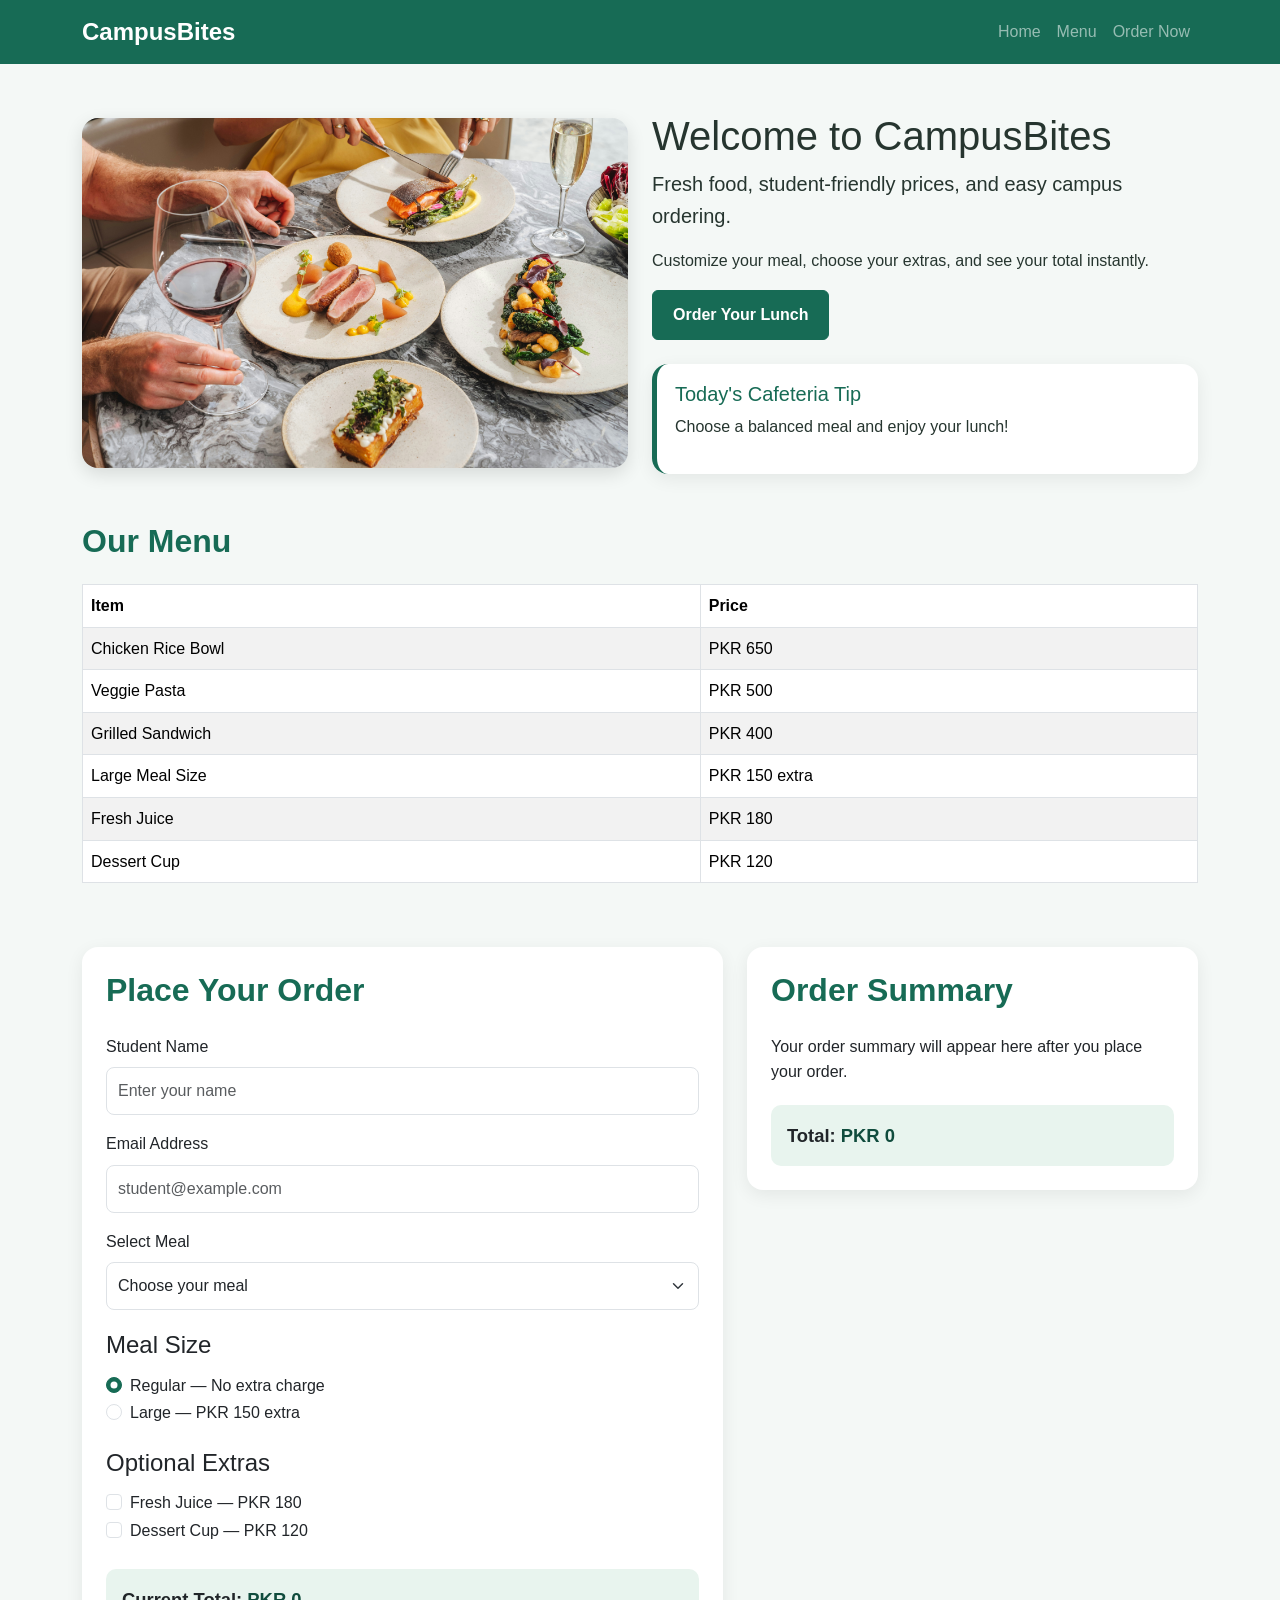
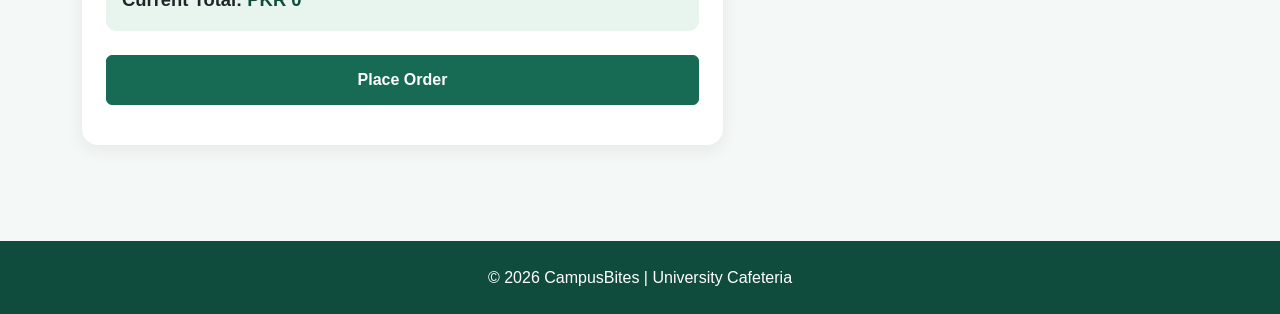
<file: index.html>
<!DOCTYPE html>
<html lang="en">
<head>
    <meta charset="UTF-8">
    <meta name="viewport" content="width=device-width, initial-scale=1.0">
    <title>CampusBites | University Cafeteria</title>
    <link href="https://cdn.jsdelivr.net/npm/bootstrap@5.3.3/dist/css/bootstrap.min.css" rel="stylesheet">
    <link rel="stylesheet" href="style.css">
    <script src="script.js" defer></script>
</head>
<body>

<header>
    <nav class="navbar navbar-expand-lg navbar-dark">
        <div class="container">
            <a class="navbar-brand fw-bold" href="#">CampusBites</a>
            <button class="navbar-toggler" type="button" data-bs-toggle="collapse" data-bs-target="#navbarMenu">
                <span class="navbar-toggler-icon"></span>
            </button>
            <div class="collapse navbar-collapse" id="navbarMenu">
                <ul class="navbar-nav ms-auto">
                    <li class="nav-item"><a class="nav-link" href="#home">Home</a></li>
                    <li class="nav-item"><a class="nav-link" href="#menu">Menu</a></li>
                    <li class="nav-item"><a class="nav-link" href="#order">Order Now</a></li>
                </ul>
            </div>
        </div>
    </nav>
</header>

<main class="container py-5" id="home">
    <section class="row g-4 align-items-center mb-5">
        <div class="col-lg-6">
            <img class="food-image" src="foo.jpg" alt="Fresh and delicious cafeteria food">
        </div>
        <div class="col-lg-6">
            <h1>Welcome to CampusBites</h1>
            <p class="lead">Fresh food, student-friendly prices, and easy campus ordering.</p>
            <p>Customize your meal, choose your extras, and see your total instantly.</p>
            <a href="#order" class="btn btn-primary">Order Your Lunch</a>
            <div class="tip-card mt-4">
                <h5>Today's Cafeteria Tip</h5>
                <p id="foodTip" aria-live="polite">Loading today's food tip...</p>
            </div>
        </div>
    </section>

    <section id="menu" class="mb-5">
        <h2 class="section-title">Our Menu</h2>
        <div class="table-responsive">
            <table class="table table-bordered table-striped">
                <thead>
                    <tr>
                        <th>Item</th>
                        <th>Price</th>
                    </tr>
                </thead>
                <tbody>
                    <tr><td>Chicken Rice Bowl</td><td>PKR 650</td></tr>
                    <tr><td>Veggie Pasta</td><td>PKR 500</td></tr>
                    <tr><td>Grilled Sandwich</td><td>PKR 400</td></tr>
                    <tr><td>Large Meal Size</td><td>PKR 150 extra</td></tr>
                    <tr><td>Fresh Juice</td><td>PKR 180</td></tr>
                    <tr><td>Dessert Cup</td><td>PKR 120</td></tr>
                </tbody>
            </table>
        </div>
    </section>

    <section id="order" class="row g-4">
        <div class="col-lg-7">
            <div class="card order-card">
                <div class="card-body p-4">
                    <h2 class="section-title">Place Your Order</h2>

                    <form id="orderForm" novalidate>
                        <div class="mb-3">
                            <label for="studentName" class="form-label">Student Name</label>
                            <input type="text" class="form-control" id="studentName" required minlength="2" placeholder="Enter your name">
                            <div class="invalid-feedback">Please enter your name.</div>
                        </div>

                        <div class="mb-3">
                            <label for="studentEmail" class="form-label">Email Address</label>
                            <input type="email" class="form-control" id="studentEmail" required placeholder="student@example.com">
                            <div class="invalid-feedback">Please enter a valid email.</div>
                        </div>

                        <div class="mb-3">
                            <label for="meal" class="form-label">Select Meal</label>
                            <select class="form-select" id="meal" required>
                                <option value="" data-price="0" selected disabled>Choose your meal</option>
                                <option value="Chicken Rice Bowl" data-price="650">Chicken Rice Bowl — PKR 650</option>
                                <option value="Veggie Pasta" data-price="500">Veggie Pasta — PKR 500</option>
                                <option value="Grilled Sandwich" data-price="400">Grilled Sandwich — PKR 400</option>
                            </select>
                            <div class="invalid-feedback">Please select a meal.</div>
                        </div>

                        <fieldset class="mb-3">
                            <legend class="form-label">Meal Size</legend>
                            <div class="form-check">
                                <input class="form-check-input" type="radio" name="size" id="regular" value="Regular" data-price="0" checked>
                                <label class="form-check-label" for="regular">Regular — No extra charge</label>
                            </div>
                            <div class="form-check">
                                <input class="form-check-input" type="radio" name="size" id="large" value="Large" data-price="150">
                                <label class="form-check-label" for="large">Large — PKR 150 extra</label>
                            </div>
                        </fieldset>

                        <fieldset class="mb-4">
                            <legend class="form-label">Optional Extras</legend>
                            <div class="form-check">
                                <input class="form-check-input extra" type="checkbox" id="juice" value="Fresh Juice" data-price="180">
                                <label class="form-check-label" for="juice">Fresh Juice — PKR 180</label>
                            </div>
                            <div class="form-check">
                                <input class="form-check-input extra" type="checkbox" id="dessert" value="Dessert Cup" data-price="120">
                                <label class="form-check-label" for="dessert">Dessert Cup — PKR 120</label>
                            </div>
                        </fieldset>

                        <div class="total-box mb-4">
                            Current Total: <span id="currentTotal">PKR 0</span>
                        </div>

                        <button type="submit" class="btn btn-primary w-100" id="placeOrder">Place Order</button>
                        <p id="formMessage" class="mt-3 mb-0" role="status" aria-live="polite"></p>
                    </form>
                </div>
            </div>
        </div>

        <div class="col-lg-5">
            <div class="card summary-card">
                <div class="card-body p-4">
                    <h2 class="section-title">Order Summary</h2>
                    <div id="orderSummary" aria-live="polite">
                        <p>Your order summary will appear here after you place your order.</p>
                    </div>
                    <div class="summary-total">
                        Total: <span id="summaryTotal">PKR 0</span>
                    </div>
                </div>
            </div>
        </div>
    </section>
</main>

<footer class="text-center py-4 mt-5">
    <p class="mb-0">© 2026 CampusBites | University Cafeteria</p>
</footer>

<script src="https://cdn.jsdelivr.net/npm/bootstrap@5.3.3/dist/js/bootstrap.bundle.min.js"></script>
</body>
</html>
</file>
<file: style.css>
:root {
    --primary: #176b55;
    --primary-dark: #104c3d;
    --light-bg: #f4f8f6;
    --text-color: #26352f;
    --card-radius: 16px;
    --section-space: 24px;
}

body {
    background-color: var(--light-bg);
    color: var(--text-color);
    font-family: Arial, sans-serif;
    line-height: 1.6;
}

.navbar {
    background-color: var(--primary);
}

.navbar-brand {
    font-size: 1.5rem;
}

.nav-link {
    transition: color 0.3s ease;
}

.nav-link:hover {
    color: #f8d77b;
}

.food-image {
    width: 100%;
    height: 350px;
    object-fit: cover;
    border-radius: var(--card-radius);
    box-shadow: 0 6px 18px rgba(0, 0, 0, 0.12);
}

.section-title {
    color: var(--primary);
    font-weight: 700;
    margin-bottom: var(--section-space);
}

.tip-card,
.order-card,
.summary-card {
    background-color: #ffffff;
    border: none;
    border-radius: var(--card-radius);
    box-shadow: 0 5px 18px rgba(0, 0, 0, 0.07);
}

.tip-card {
    padding: 18px;
    border-left: 5px solid var(--primary);
}

.tip-card h5 {
    color: var(--primary);
}

.table {
    background-color: #ffffff;
    vertical-align: middle;
}

.table thead {
    background-color: var(--primary);
    color: #ffffff;
}

.form-control,
.form-select {
    padding: 11px;
    border-radius: 8px;
}

.form-control:focus,
.form-select:focus {
    border-color: var(--primary);
    box-shadow: 0 0 0 0.2rem rgba(23, 107, 85, 0.18);
}

.form-check-input:checked {
    background-color: var(--primary);
    border-color: var(--primary);
}

.btn-primary {
    background-color: var(--primary);
    border-color: var(--primary);
    padding: 12px 20px;
    font-weight: 600;
    transition: background-color 0.3s ease, transform 0.3s ease;
}

.btn-primary:hover {
    background-color: var(--primary-dark);
    border-color: var(--primary-dark);
    transform: translateY(-2px);
}

.total-box,
.summary-total {
    padding: 16px;
    background-color: #e8f4ee;
    border-radius: 10px;
    font-weight: 700;
    font-size: 1.15rem;
}

#currentTotal,
#summaryTotal {
    color: var(--primary-dark);
}

.summary-total {
    margin-top: 20px;
}

#orderSummary ul {
    padding-left: 20px;
}

#formMessage {
    font-weight: 600;
}

footer {
    background-color: var(--primary-dark);
    color: #ffffff;
}

@media (max-width: 767px) {
    .food-image {
        height: 240px;
    }

    main.container {
        padding-top: 25px !important;
    }

    .order-card .card-body,
    .summary-card .card-body {
        padding: 20px !important;
    }

    h1 {
        font-size: 1.9rem;
    }
}
</file>
